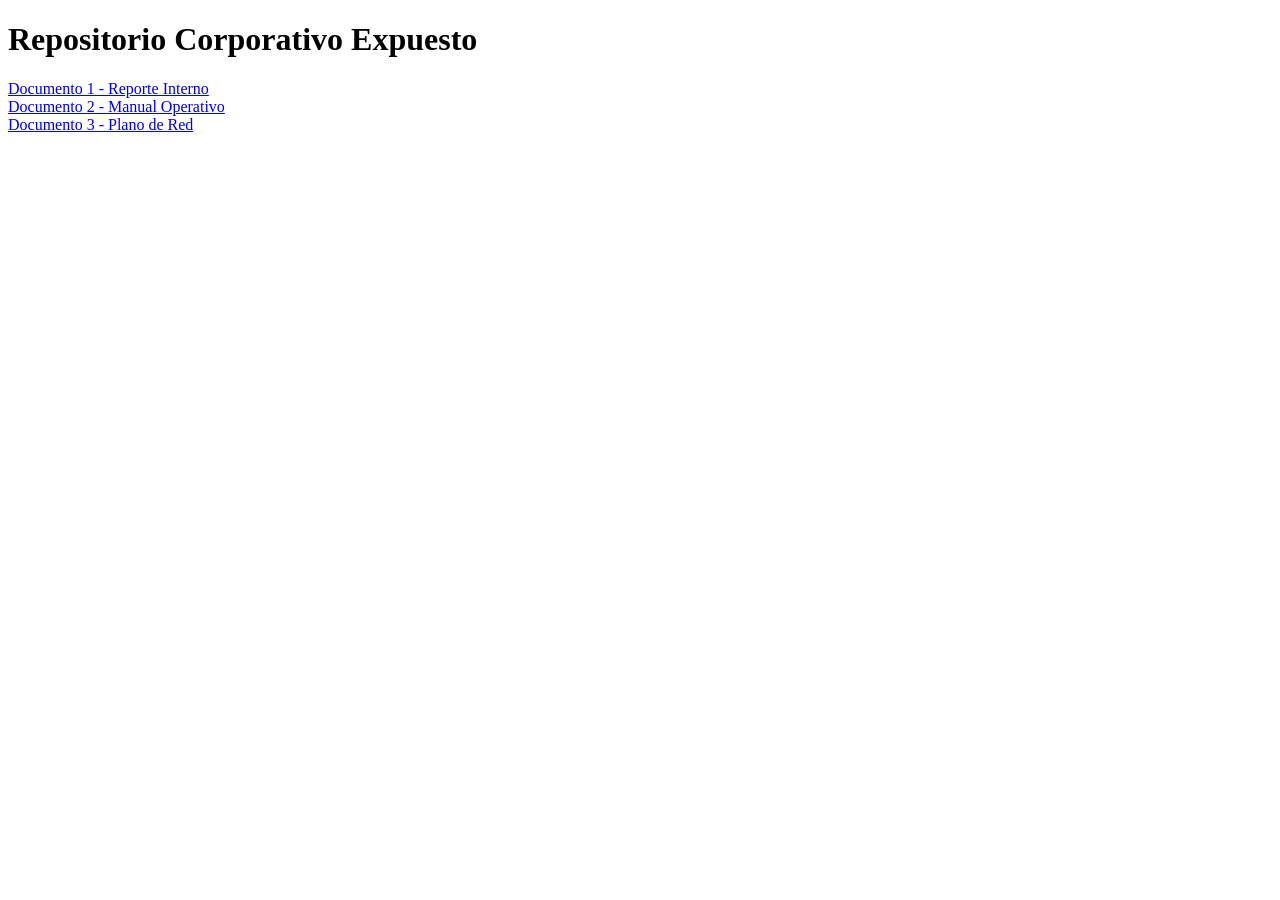
<file: CEH/index.html>
<!DOCTYPE html>
<html>
<head><title>Laboratorio CEH - Repositorio de Pruebas</title></head>
<body>
    <h1>Repositorio Corporativo Expuesto</h1>
    <a href="pdf-sample_0.pdf">Documento 1 - Reporte Interno</a><br>
    <a href="pdf-sample_1.pdf">Documento 2 - Manual Operativo</a><br>
    <a href="pdf-sample_2.pdf">Documento 3 - Plano de Red</a><br>
</body>
</html>
</file>
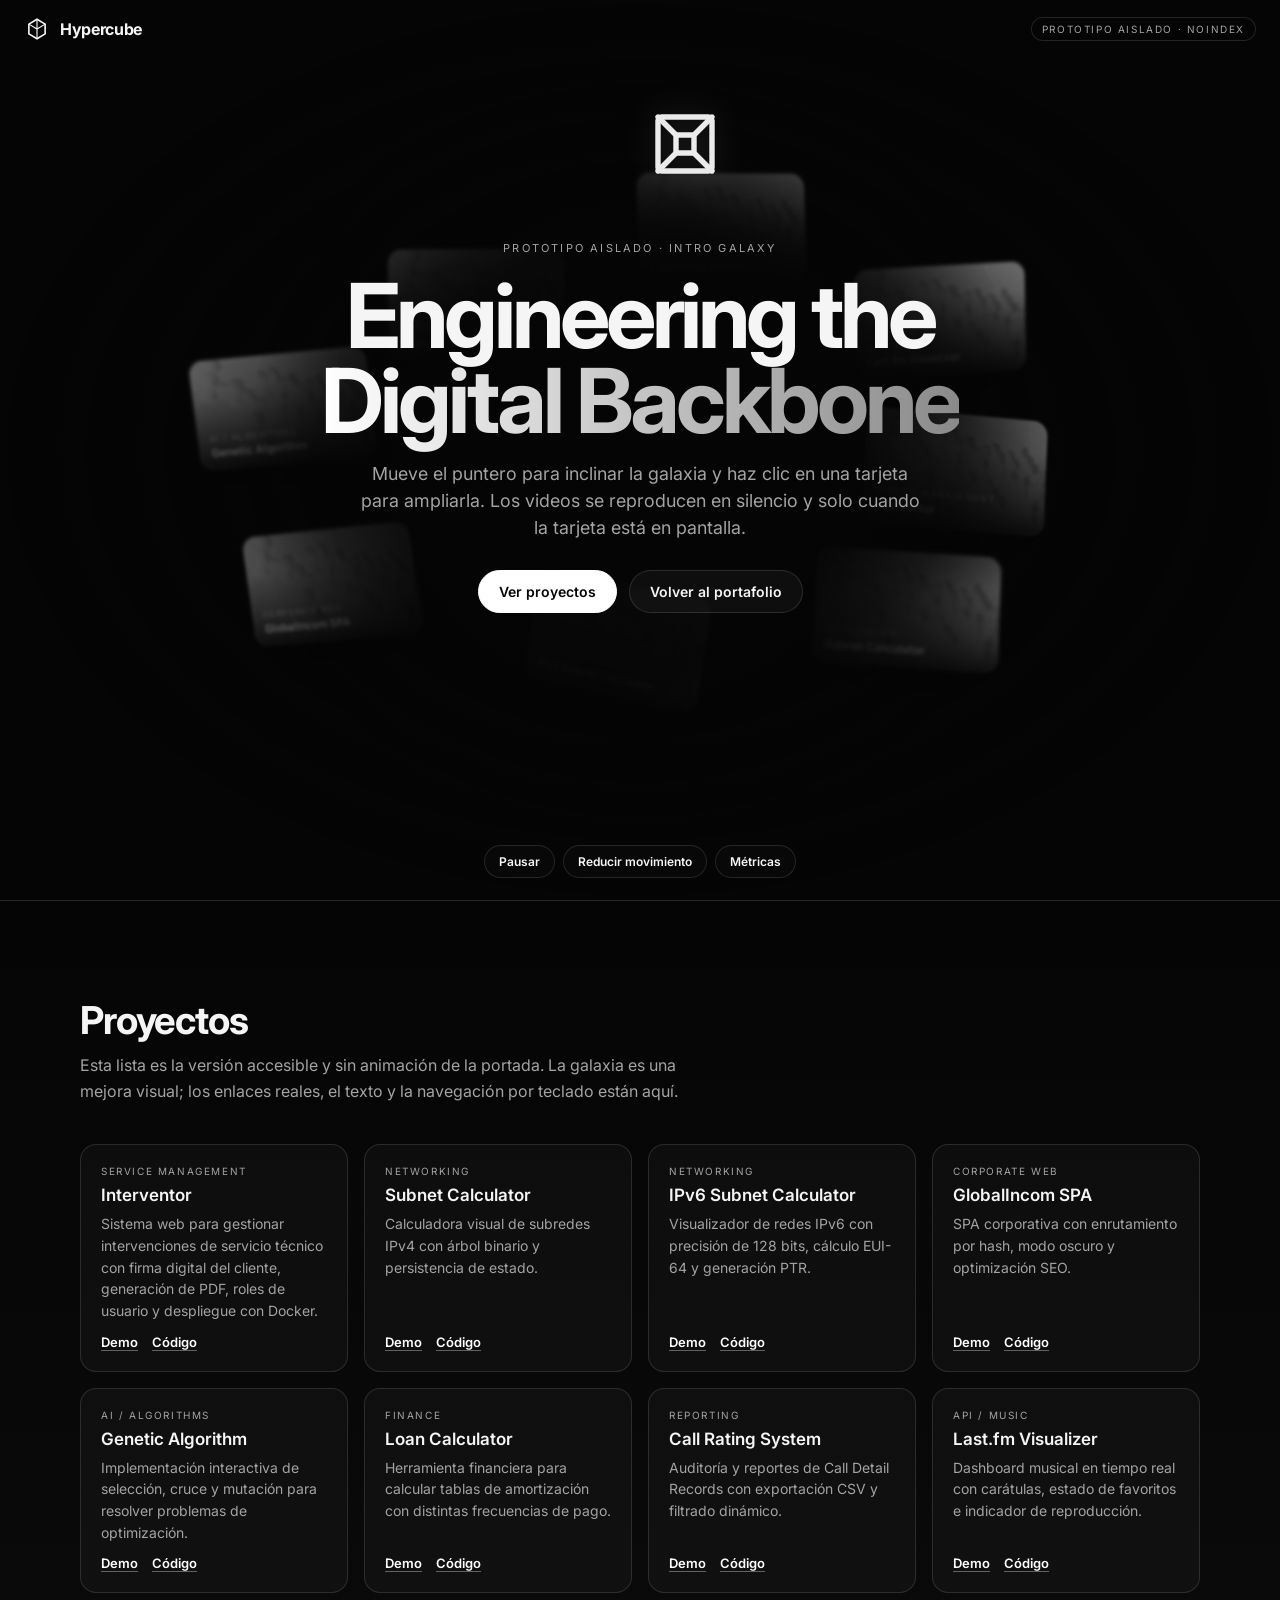
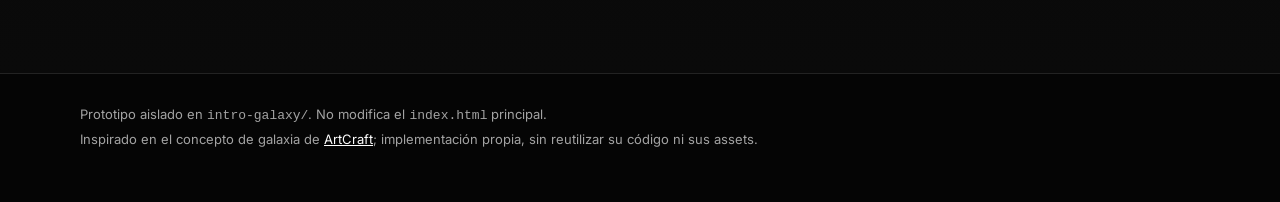
<file: intro-galaxy/index.html>
<!DOCTYPE html>
<html lang="es">
<head>
  <meta charset="UTF-8">
  <meta name="viewport" content="width=device-width, initial-scale=1.0">
  <title>Intro Galaxy · Prototipo Hypercube</title>
  <meta name="description" content="Prototipo aislado de una intro 3D con tarjetas de video en espiral para el portafolio Hypercube.">
  <meta name="robots" content="noindex, nofollow">
  <meta name="theme-color" content="#050505">
  <link rel="icon" href="data:image/svg+xml,%3Csvg xmlns='http://www.w3.org/2000/svg' viewBox='0 0 32 32'%3E%3Crect width='32' height='32' rx='7' fill='%23050505'/%3E%3Cpath d='M16 6l9 5v10l-9 5-9-5V11z' fill='none' stroke='%23ffffff' stroke-width='2'/%3E%3Cpath d='M16 6v20M7 11l9 5 9-5' fill='none' stroke='%23ffffff' stroke-width='1.5'/%3E%3C/svg%3E">
  <link rel="preconnect" href="https://fonts.googleapis.com">
  <link rel="preconnect" href="https://fonts.gstatic.com" crossorigin>
  <link href="https://fonts.googleapis.com/css2?family=Inter:wght@300;400;600;700&display=swap" rel="stylesheet">
  <link rel="stylesheet" href="css/galaxy.css">
</head>
<body>
  <a class="skip-link" href="#proyectos">Saltar la animación</a>

  <header class="site-header">
    <a class="brand" href="../index.html" aria-label="Volver al portafolio Hypercube">
      <svg viewBox="0 0 32 32" aria-hidden="true" focusable="false">
        <path d="M16 4l10 6v12l-10 6-10-6V10z" fill="none" stroke="currentColor" stroke-width="2"></path>
        <path d="M16 4v24M6 10l10 6 10-6" fill="none" stroke="currentColor" stroke-width="1.4"></path>
      </svg>
      <span>Hypercube</span>
    </a>
    <span class="header-note">Prototipo aislado · noindex</span>
  </header>

  <main>
    <section class="galaxy-stage" id="galaxy-stage" aria-label="Portada animada de proyectos">
      <div class="galaxy" id="galaxy" aria-hidden="true"></div>
      <div class="galaxy-core" aria-hidden="true">
        <div class="galaxy-core__glow"></div>
      </div>

      <div class="galaxy-hero" id="galaxy-hero">
        <div class="galaxy-cube" id="galaxy-cube" aria-hidden="true">
          <div class="galaxy-cube__tilt">
            <img class="galaxy-cube__spin" id="galaxy-cube-img" src="assets/hypercube.svg" alt="" width="92" height="92" decoding="async">
          </div>
        </div>
        <p class="galaxy-kicker">Prototipo aislado · Intro Galaxy</p>
        <h1 class="galaxy-title">Engineering the <span>Digital Backbone</span></h1>
        <p class="galaxy-subtitle">
          Mueve el puntero para inclinar la galaxia y haz clic en una tarjeta para ampliarla.
          Los videos se reproducen en silencio y solo cuando la tarjeta está en pantalla.
        </p>
        <div class="galaxy-actions">
          <a class="button button--primary" href="#proyectos">Ver proyectos</a>
          <a class="button" href="../index.html">Volver al portafolio</a>
        </div>
      </div>

      <aside class="galaxy-detail" id="galaxy-detail" aria-hidden="true">
        <span class="galaxy-detail__tag" id="galaxy-detail-tag"></span>
        <h2 class="galaxy-detail__title" id="galaxy-detail-title"></h2>
        <p class="galaxy-detail__text" id="galaxy-detail-text"></p>
        <a class="galaxy-detail__link" id="galaxy-detail-link" href="#" target="_blank" rel="noopener noreferrer" hidden>Abrir proyecto →</a>
      </aside>

      <div class="galaxy-controls">
        <button class="galaxy-control" id="galaxy-pause" type="button" aria-pressed="false">Pausar</button>
        <button class="galaxy-control" id="galaxy-motion" type="button" aria-pressed="false">Reducir movimiento</button>
        <button class="galaxy-control" id="galaxy-debug" type="button" aria-pressed="false">Métricas</button>
      </div>
      <div class="galaxy-hud" id="galaxy-hud" hidden></div>
    </section>

    <section class="project-list-section" id="proyectos">
      <div class="project-list-header">
        <h2>Proyectos</h2>
        <p>
          Esta lista es la versión accesible y sin animación de la portada. La galaxia es una mejora visual;
          los enlaces reales, el texto y la navegación por teclado están aquí.
        </p>
      </div>
      <div class="project-list" id="project-list"></div>

      <noscript>
        <div class="no-script">
          <h2>Proyectos (sin JavaScript)</h2>
          <ul>
            <li><a href="https://hypercube.com.mx/gw2_roster">GW2 Roster Manager</a></li>
            <li><a href="https://globalincom.com.mx/subnet">Subnet Calculator</a></li>
            <li><a href="https://globalincom.com.mx/subnet6">IPv6 Subnet Calculator</a></li>
            <li><a href="https://globalincom.com.mx">GlobalIncom SPA</a></li>
            <li><a href="https://hypercube.com.mx/genetic/">Genetic Algorithm</a></li>
            <li><a href="https://hypercube.com.mx/prestamos/">Loan Calculator</a></li>
            <li><a href="https://hypercube.com.mx/tarifas/">Call Rating System</a></li>
            <li><a href="https://hypercube.com.mx/lastfm/">Last.fm Visualizer</a></li>
          </ul>
        </div>
      </noscript>
    </section>
  </main>

  <footer class="site-footer">
    <p>Prototipo aislado en <code>intro-galaxy/</code>. No modifica el <code>index.html</code> principal.</p>
    <p>
      Inspirado en el concepto de galaxia de
      <a href="https://getartcraft.com/" target="_blank" rel="noopener noreferrer">ArtCraft</a>;
      implementación propia, sin reutilizar su código ni sus assets.
    </p>
  </footer>

  <script src="config.js" defer></script>
  <script src="js/galaxy-core.js" defer></script>
  <script src="js/galaxy.js" defer></script>
</body>
</html>
</file>
<file: intro-galaxy/css/galaxy.css>
:root {
  --bg: #050505;
  --fg: #f5f5f5;
  --muted: #a3a3a3;
  --line: rgba(255, 255, 255, 0.12);
  --line-strong: rgba(255, 255, 255, 0.34);
  --card-bg: rgba(255, 255, 255, 0.04);
  --card-w: clamp(178px, 17vw, 280px);
  --card-h: calc(var(--card-w) * 0.625);
  --radius: 18px;
  --perspective: 1500px;
  --font: 'Inter', system-ui, -apple-system, 'Segoe UI', Roboto, sans-serif;
}

*,
*::before,
*::after {
  box-sizing: border-box;
}

html {
  scroll-behavior: smooth;
}

body {
  margin: 0;
  background: var(--bg);
  color: var(--fg);
  font-family: var(--font);
  -webkit-font-smoothing: antialiased;
  overflow-x: hidden;
}

a {
  color: inherit;
}

button {
  font: inherit;
  color: inherit;
}

.skip-link {
  position: absolute;
  left: -9999px;
  top: 0;
  z-index: 9999;
  padding: 10px 16px;
  background: #fff;
  color: #050505;
  border-radius: 999px;
  text-decoration: none;
  font-weight: 600;
}

.skip-link:focus {
  left: 16px;
  top: 16px;
}

.site-header {
  position: fixed;
  inset: 0 0 auto 0;
  z-index: 60;
  display: flex;
  align-items: center;
  justify-content: space-between;
  gap: 16px;
  padding: 16px 24px;
  pointer-events: none;
}

.brand,
.header-note {
  pointer-events: auto;
}

.brand {
  display: inline-flex;
  align-items: center;
  gap: 10px;
  text-decoration: none;
  font-weight: 700;
  letter-spacing: -0.02em;
}

.brand svg {
  width: 26px;
  height: 26px;
}

.brand__badge,
.header-note {
  font-size: 10px;
  letter-spacing: 0.16em;
  text-transform: uppercase;
  color: var(--muted);
  border: 1px solid var(--line);
  border-radius: 999px;
  padding: 5px 10px;
  background: rgba(5, 5, 5, 0.6);
  backdrop-filter: blur(8px);
}

.header-note {
  pointer-events: none;
}

/* Escenario 3D */
.galaxy-stage {
  position: relative;
  min-height: 100svh;
  overflow: hidden;
  perspective: var(--perspective);
  perspective-origin: 50% 46%;
  isolation: isolate;
}

.galaxy {
  position: absolute;
  inset: -10%;
  transform-style: preserve-3d;
  will-change: transform;
}

.galaxy-card {
  position: absolute;
  left: 50%;
  top: 50%;
  width: var(--card-w);
  height: var(--card-h);
  margin-left: calc(var(--card-w) / -2);
  margin-top: calc(var(--card-h) / -2);
  border-radius: var(--radius);
  border: 1px solid var(--line);
  background: var(--card-bg);
  overflow: hidden;
  box-shadow: 0 24px 60px rgba(0, 0, 0, 0.55);
  transform-style: preserve-3d;
  backface-visibility: hidden;
  contain: layout paint style;
  will-change: transform, opacity, filter;
  transition: border-color 180ms ease, box-shadow 180ms ease;
}

.galaxy-card__media,
.galaxy-card__poster,
.galaxy-card__video {
  position: absolute;
  inset: 0;
  width: 100%;
  height: 100%;
}

.galaxy-card__poster,
.galaxy-card__video {
  display: block;
  object-fit: cover;
}

.galaxy-card__poster--generated {
  display: grid;
  place-items: center;
  font-size: clamp(30px, 4vw, 58px);
  font-weight: 700;
  letter-spacing: -0.05em;
  color: rgba(255, 255, 255, 0.09);
  background:
    repeating-linear-gradient(45deg, rgba(255, 255, 255, 0.025) 0 1px, transparent 1px 12px),
    radial-gradient(circle at 28% 18%, rgba(255, 255, 255, 0.16), transparent 58%),
    linear-gradient(135deg, hsl(0 0% calc(10% + var(--i, 0) * 4%)), hsl(0 0% calc(2% + var(--i, 0) * 2%)));
}

.galaxy-card__video {
  opacity: 0;
  transition: opacity 500ms ease;
}

.galaxy-card.is-ready .galaxy-card__video {
  opacity: 1;
}

.galaxy-card__scrim {
  position: absolute;
  inset: 0;
  background: linear-gradient(
    to top,
    rgba(0, 0, 0, 0.9) 0%,
    rgba(0, 0, 0, 0.4) 42%,
    rgba(0, 0, 0, 0.05) 72%,
    transparent 100%
  );
}

.galaxy-card__meta {
  position: absolute;
  inset: auto 0 0 0;
  padding: 12px 14px;
}

.galaxy-card__tag {
  display: inline-block;
  margin-bottom: 4px;
  font-size: 10px;
  letter-spacing: 0.14em;
  text-transform: uppercase;
  color: rgba(255, 255, 255, 0.72);
}

.galaxy-card__title {
  margin: 0;
  font-size: clamp(13px, 1.05vw, 16px);
  font-weight: 600;
  line-height: 1.2;
  color: #fff;
}

.galaxy-card__hit {
  position: absolute;
  inset: 0;
  border: 0;
  background: transparent;
  cursor: pointer;
}

.galaxy-card.is-hover {
  border-color: var(--line-strong);
}

.galaxy-card.is-boosted {
  border-color: rgba(255, 255, 255, 0.85);
  box-shadow: 0 30px 90px rgba(255, 255, 255, 0.14);
}

/* Núcleo y portada */
.galaxy-core {
  position: absolute;
  inset: 0;
  z-index: 20;
  display: grid;
  place-items: center;
  pointer-events: none;
}

.galaxy-core__glow {
  width: min(74vw, 780px);
  aspect-ratio: 1;
  border-radius: 50%;
  background: radial-gradient(
    circle,
    rgba(5, 5, 5, 0.97) 0%,
    rgba(5, 5, 5, 0.88) 40%,
    rgba(5, 5, 5, 0) 72%
  );
  transition: opacity 300ms ease;
}

.galaxy-hero {
  position: absolute;
  inset: 0;
  z-index: 30;
  display: flex;
  flex-direction: column;
  align-items: center;
  justify-content: center;
  padding: 104px 24px 150px;
  text-align: center;
  pointer-events: none;
  transition: opacity 300ms ease;
}

.galaxy-hero > * {
  pointer-events: auto;
}

.galaxy-hero::before {
  content: '';
  position: absolute;
  inset: 0;
  z-index: -1;
  pointer-events: none;
  background: radial-gradient(
    ellipse at center,
    rgba(5, 5, 5, 0.94) 0%,
    rgba(5, 5, 5, 0.78) 36%,
    rgba(5, 5, 5, 0) 70%
  );
}

.galaxy-stage:has(.galaxy-card.is-boosted) .galaxy-hero {
  opacity: 0.12;
}

.galaxy-stage:has(.galaxy-card.is-boosted) .galaxy-core__glow {
  opacity: 0.3;
}

.galaxy-kicker {
  margin: 0 0 18px;
  font-size: 11px;
  letter-spacing: 0.2em;
  text-transform: uppercase;
  color: var(--muted);
}

.galaxy-title {
  margin: 0;
  max-width: 14ch;
  font-size: clamp(38px, 7vw, 92px);
  font-weight: 700;
  letter-spacing: -0.045em;
  line-height: 0.95;
}

.galaxy-title span {
  background: linear-gradient(90deg, #ffffff, #8a8a8a);
  -webkit-background-clip: text;
  background-clip: text;
  color: transparent;
}

.galaxy-subtitle {
  margin: 18px 0 0;
  max-width: 52ch;
  font-size: clamp(15px, 1.4vw, 19px);
  line-height: 1.5;
  color: var(--muted);
}

.galaxy-actions {
  display: flex;
  flex-wrap: wrap;
  gap: 12px;
  justify-content: center;
  margin-top: 28px;
}

.button {
  display: inline-flex;
  align-items: center;
  gap: 8px;
  padding: 12px 20px;
  border: 1px solid var(--line);
  border-radius: 999px;
  background: rgba(255, 255, 255, 0.04);
  font-size: 14px;
  font-weight: 600;
  text-decoration: none;
  cursor: pointer;
  transition: background 180ms ease, border-color 180ms ease, transform 180ms ease;
}

.button:hover {
  background: rgba(255, 255, 255, 0.1);
  border-color: var(--line-strong);
  transform: translateY(-1px);
}

.button--primary {
  background: #fff;
  border-color: #fff;
  color: #050505;
}

.button--primary:hover {
  background: #e8e8e8;
}

/* Cubo flotante */
.galaxy-cube {
  position: absolute;
  top: clamp(64px, 11%, 120px);
  left: 50%;
  z-index: 32;
  width: clamp(56px, 7vw, 92px);
  aspect-ratio: 1;
  pointer-events: none;
  animation: galaxy-cube-float 7s ease-in-out infinite;
  filter: drop-shadow(0 0 18px rgba(255, 255, 255, 0.14));
}

.galaxy-cube__tilt {
  width: 100%;
  height: 100%;
  transform:
    perspective(620px)
    rotateX(var(--cube-rx, 0deg))
    rotateY(var(--cube-ry, 0deg))
    translate3d(var(--cube-x, 0px), var(--cube-y, 0px), 0);
  transition: transform 220ms ease-out;
  transform-style: preserve-3d;
}

.galaxy-cube__spin {
  display: block;
  width: 100%;
  height: 100%;
  opacity: 0.92;
  animation: galaxy-cube-spin 18s linear infinite;
}

@keyframes galaxy-cube-float {
  0%,
  100% {
    transform: translateX(-50%) translateY(0);
  }
  50% {
    transform: translateX(-50%) translateY(-10px);
  }
}

@keyframes galaxy-cube-spin {
  from {
    transform: rotate(0deg);
  }
  to {
    transform: rotate(360deg);
  }
}

.galaxy-stage.is-paused .galaxy-cube,
.galaxy-stage.is-paused .galaxy-cube__spin,
.galaxy-stage.is-reduced .galaxy-cube,
.galaxy-stage.is-reduced .galaxy-cube__spin {
  animation-play-state: paused;
}

@media (prefers-reduced-motion: reduce) {
  .galaxy-cube,
  .galaxy-cube__spin {
    animation: none;
  }
}

/* Detalle del proyecto seleccionado */
.galaxy-detail {
  position: absolute;
  left: 50%;
  bottom: 88px;
  z-index: 40;
  width: min(560px, calc(100vw - 32px));
  padding: 16px 18px;
  border: 1px solid var(--line);
  border-radius: 18px;
  background: rgba(10, 10, 10, 0.82);
  backdrop-filter: blur(14px);
  box-shadow: 0 24px 70px rgba(0, 0, 0, 0.6);
  transform: translate(-50%, 14px);
  opacity: 0;
  visibility: hidden;
  transition: opacity 220ms ease, transform 220ms ease, visibility 220ms ease;
  pointer-events: none;
}

.galaxy-detail.is-visible {
  opacity: 1;
  visibility: visible;
  transform: translate(-50%, 0);
  pointer-events: auto;
}

.galaxy-detail__tag {
  display: inline-block;
  margin-bottom: 6px;
  font-size: 10px;
  letter-spacing: 0.16em;
  text-transform: uppercase;
  color: var(--muted);
}

.galaxy-detail__title {
  margin: 0;
  font-size: 18px;
  font-weight: 600;
}

.galaxy-detail__text {
  margin: 8px 0 12px;
  font-size: 14px;
  line-height: 1.5;
  color: var(--muted);
}

.galaxy-detail__link {
  display: inline-flex;
  align-items: center;
  gap: 6px;
  font-size: 14px;
  font-weight: 600;
  color: #fff;
}

/* Controles */
.galaxy-controls {
  position: absolute;
  left: 50%;
  bottom: 22px;
  z-index: 50;
  display: flex;
  flex-wrap: wrap;
  gap: 8px;
  justify-content: center;
  transform: translateX(-50%);
}

.galaxy-control {
  border: 1px solid var(--line);
  border-radius: 999px;
  background: rgba(10, 10, 10, 0.72);
  backdrop-filter: blur(10px);
  padding: 8px 14px;
  font-size: 12px;
  font-weight: 600;
  cursor: pointer;
  transition: background 180ms ease, border-color 180ms ease;
}

.galaxy-control:hover {
  background: rgba(255, 255, 255, 0.1);
  border-color: var(--line-strong);
}

.galaxy-control[aria-pressed="true"] {
  border-color: rgba(255, 255, 255, 0.6);
  color: #fff;
}

.galaxy-hud {
  position: absolute;
  right: 18px;
  top: 70px;
  z-index: 55;
  padding: 8px 12px;
  border: 1px solid var(--line);
  border-radius: 10px;
  background: rgba(5, 5, 5, 0.78);
  font-family: ui-monospace, SFMono-Regular, Menlo, monospace;
  font-size: 11px;
  color: var(--muted);
  pointer-events: none;
}

.galaxy-error {
  position: fixed;
  left: 16px;
  bottom: 16px;
  z-index: 9999;
  max-width: min(520px, calc(100vw - 32px));
  padding: 12px 14px;
  border: 1px solid rgba(255, 255, 255, 0.35);
  border-radius: 12px;
  background: rgba(20, 20, 20, 0.95);
  color: #f5f5f5;
  font-size: 13px;
}

/* Lista accesible de proyectos */
.project-list-section {
  position: relative;
  z-index: 10;
  padding: 96px 24px 80px;
  border-top: 1px solid var(--line);
  background: linear-gradient(to bottom, #050505, #0a0a0a);
}

.project-list-header {
  max-width: 1120px;
  margin: 0 auto 40px;
}

.project-list-header h2 {
  margin: 0 0 10px;
  font-size: clamp(26px, 3vw, 40px);
  letter-spacing: -0.03em;
}

.project-list-header p {
  margin: 0;
  max-width: 64ch;
  color: var(--muted);
  line-height: 1.6;
}

.project-list {
  display: grid;
  grid-template-columns: repeat(auto-fit, minmax(240px, 1fr));
  gap: 16px;
  max-width: 1120px;
  margin: 0 auto;
}

.project-item {
  display: flex;
  flex-direction: column;
  gap: 8px;
  padding: 20px;
  border: 1px solid var(--line);
  border-radius: 16px;
  background: rgba(255, 255, 255, 0.03);
}

.project-item__tag {
  font-size: 10px;
  letter-spacing: 0.16em;
  text-transform: uppercase;
  color: var(--muted);
}

.project-item__title {
  margin: 0;
  font-size: 17px;
  font-weight: 600;
}

.project-item__desc {
  margin: 0;
  flex: 1;
  font-size: 14px;
  line-height: 1.55;
  color: var(--muted);
}

.project-item__links {
  display: flex;
  gap: 14px;
  margin: 4px 0 0;
}

.project-item__links a {
  font-size: 13px;
  font-weight: 600;
  color: #fff;
  text-decoration: none;
  border-bottom: 1px solid var(--line-strong);
}

.site-footer {
  padding: 32px 24px 48px;
  border-top: 1px solid var(--line);
  color: var(--muted);
  font-size: 13px;
}

.site-footer p {
  max-width: 1120px;
  margin: 0 auto 8px;
}

.site-footer a {
  color: #fff;
}

/* Responsive */
@media (max-width: 767px) {
  :root {
    --card-w: clamp(150px, 42vw, 210px);
    --perspective: 1100px;
  }

  .site-header {
    padding: 12px 16px;
  }

  .header-note {
    display: none;
  }

  .galaxy-stage {
    min-height: 92svh;
  }

  .galaxy-core__glow {
    width: min(150vw, 640px);
  }

  .galaxy-cube {
    top: clamp(56px, 9%, 86px);
    width: clamp(48px, 14vw, 64px);
  }

  .galaxy-hero::before {
    background: radial-gradient(
      ellipse at center,
      rgba(5, 5, 5, 0.93) 0%,
      rgba(5, 5, 5, 0.72) 42%,
      rgba(5, 5, 5, 0) 74%
    );
  }

  .galaxy-title {
    font-size: clamp(34px, 12vw, 54px);
  }

  .galaxy-hero {
    padding: 88px 18px 170px;
  }

  .galaxy-detail {
    bottom: 82px;
  }

  .galaxy-controls {
    bottom: 14px;
  }

  .galaxy-control {
    padding: 7px 11px;
    font-size: 11px;
  }
}

@media (max-height: 720px) {
  .galaxy-hero {
    padding-top: 84px;
    padding-bottom: 130px;
  }

  .galaxy-subtitle {
    margin-top: 12px;
  }

  .galaxy-actions {
    margin-top: 18px;
  }
}

/* Movimiento reducido */
@media (prefers-reduced-motion: reduce) {
  html {
    scroll-behavior: auto;
  }

  .galaxy,
  .galaxy-card {
    will-change: auto;
  }

  .galaxy-card,
  .galaxy-detail,
  .button,
  .galaxy-control {
    transition: none;
  }
}

.galaxy-stage.is-paused .galaxy-card {
  will-change: auto;
}

/* Fallback sin JavaScript */
.no-script {
  max-width: 1120px;
  margin: 0 auto;
  padding: 24px;
}

.no-script h2 {
  margin-top: 0;
}

.no-script ul {
  display: grid;
  grid-template-columns: repeat(auto-fit, minmax(220px, 1fr));
  gap: 12px;
  padding: 0;
  list-style: none;
}

.no-script li {
  padding: 14px 16px;
  border: 1px solid var(--line);
  border-radius: 14px;
  background: rgba(255, 255, 255, 0.03);
}

.no-script a {
  color: #fff;
}
</file>
